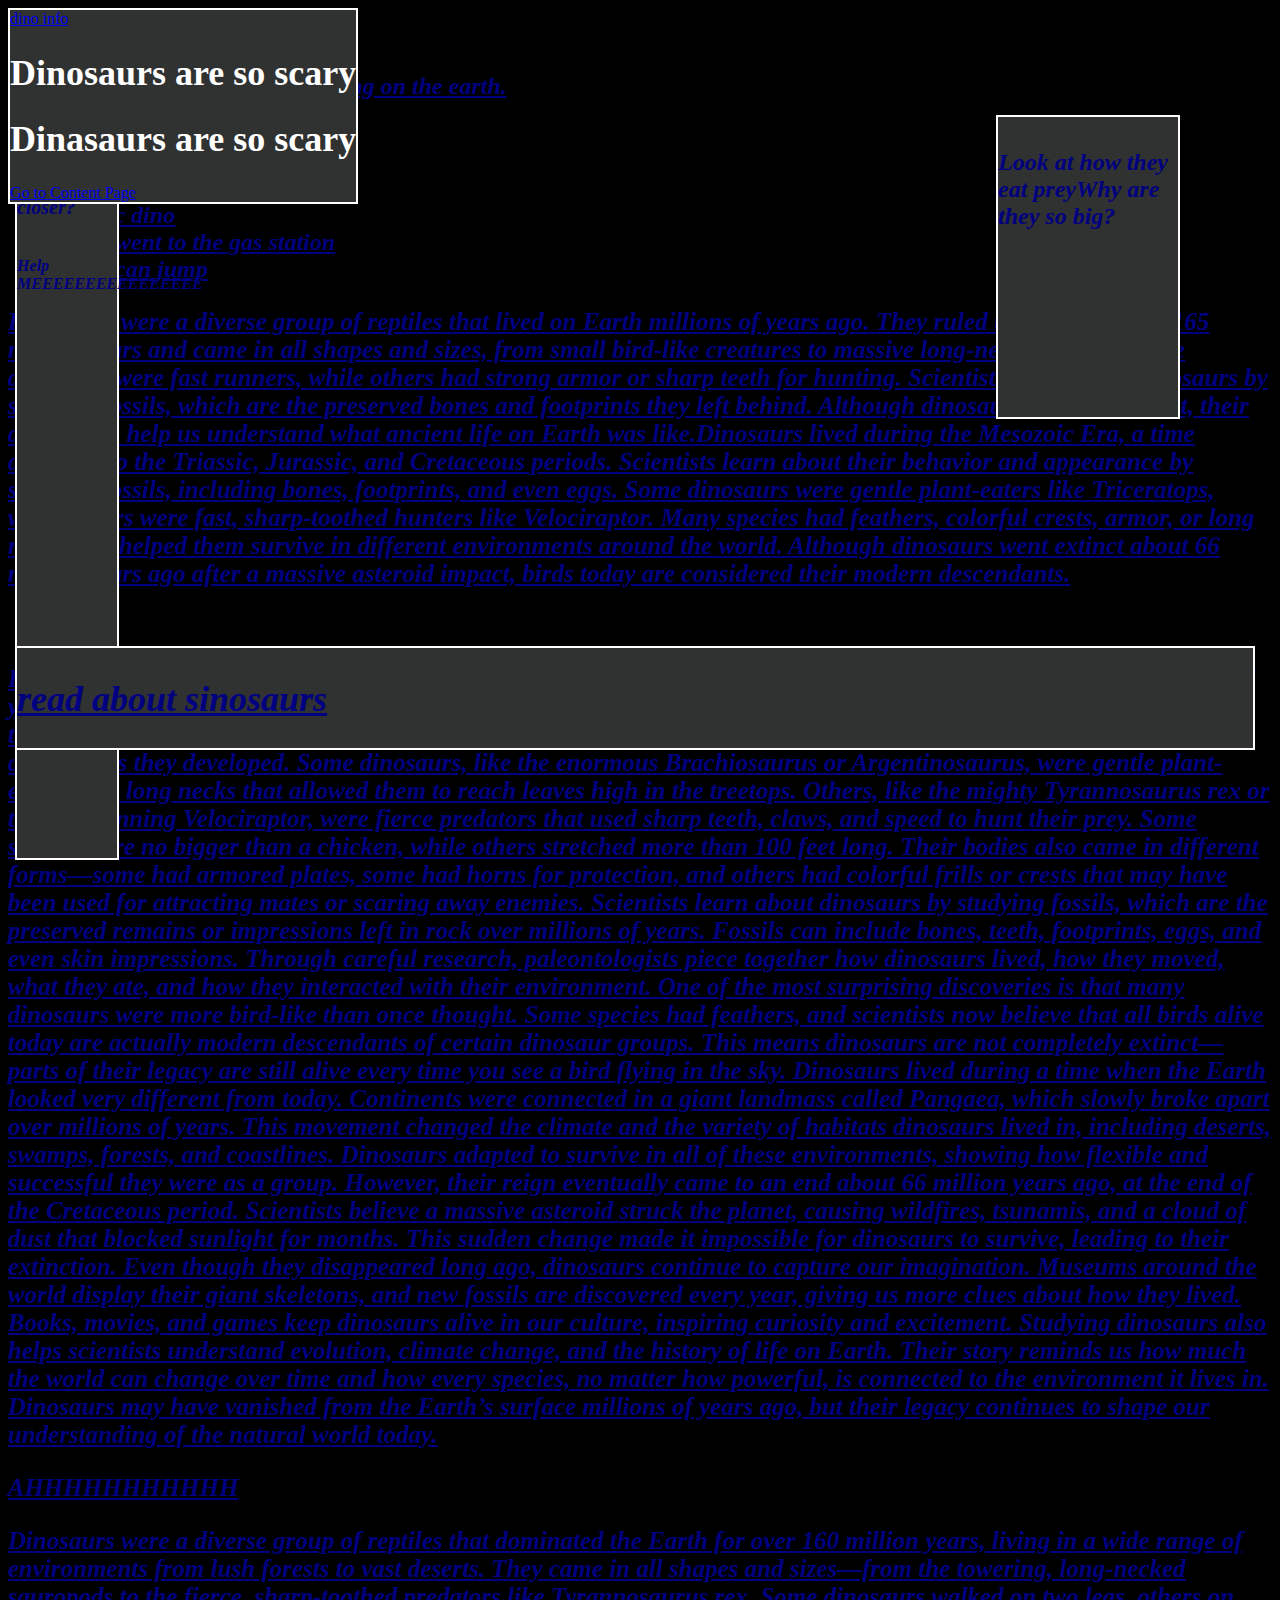
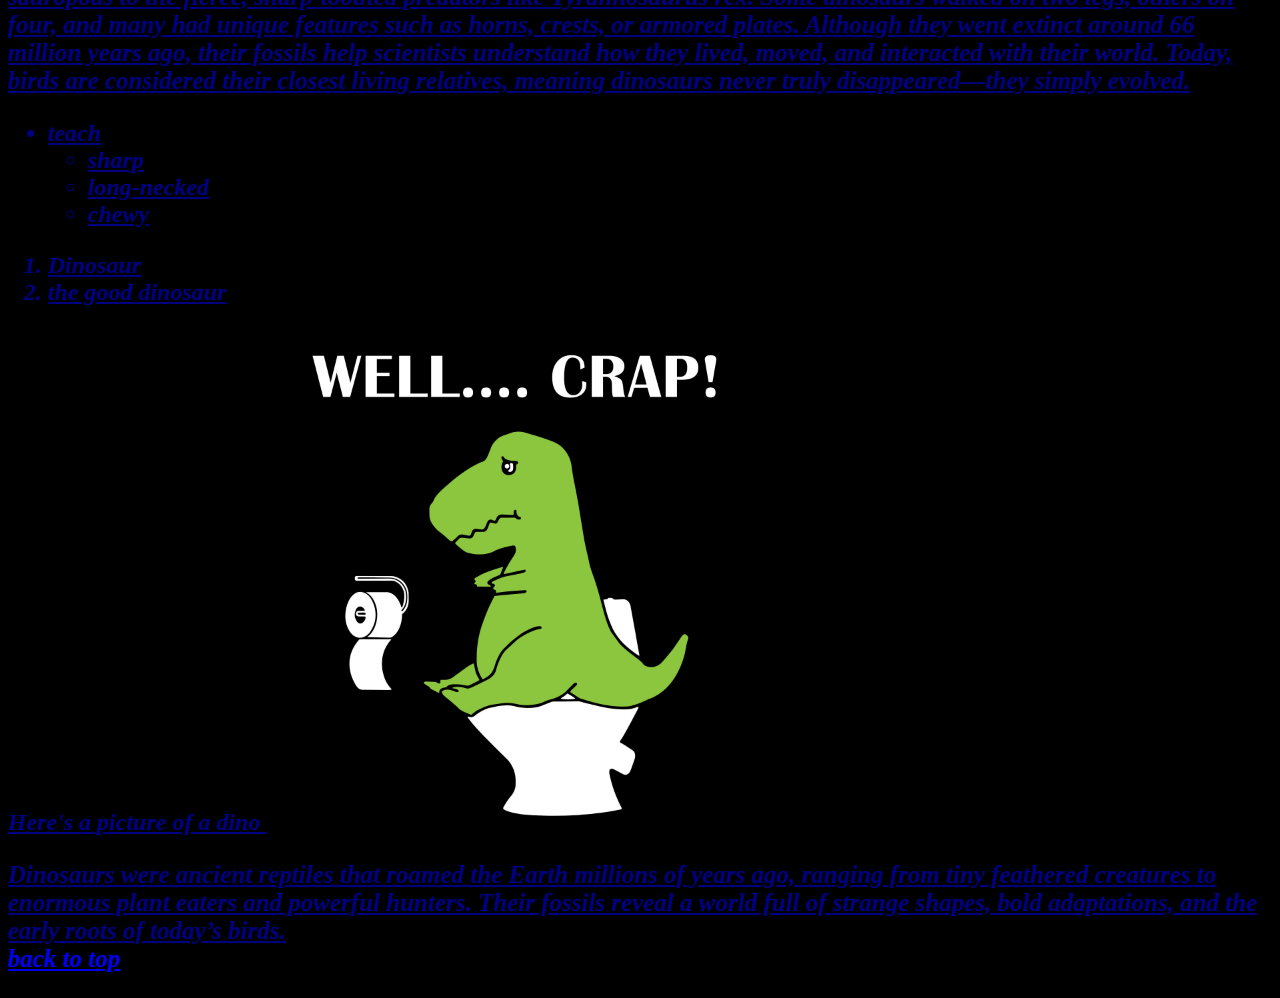
<file: index.html>
<!DOCTYPE html>
<html lang="en">
<head>
    <meta charset="UTF-8">
    <meta name="viewport" content="width=device-width, initial-scale=1.0">
    <title>Stupid DINOSSSS</title>
    <link rel="stylesheet" href="style/style.css">
</head>

<body class ="main">

    <div class="common header">
        <a href="../content.html">dino info</a>

        <h1 id="top">Dinosaurs are so scary</h1>
        <h1>Dinasaurs are so scary</h1>
        <a href="../content.html">Go to Content Page</a>

    </div>

        You won't believe how crazy these dinos are

        <h2 class= "ugly">
        <br>It's a dinosaur. They walk like a king on the earth. 
        <div class="right common">
        <h4>Look at how they eat preyWhy are they so big?</h4>
        </div>
        
    
        <div class="left common">
            <h5>Why is it still getting closer?</h5>
            <h6>Help MEEEEEEEEEEEEEEEE</h6>
        </div>

        <ul>
            <li>teeth</li>
            <li>claws</li>
        </ul>

        <ol>
            <li>jurassic dino</li> 
            <li>DINO went to the gas station</li> 
            <li>DINO can jump</li>
        </ol>

        <p>
            Dinosaurs were a diverse group of reptiles that lived on Earth millions of years ago.
            They ruled the land for over 165 million years and came in all shapes and sizes,
            from small bird-like creatures to massive long-necked giants.
            Some dinosaurs were fast runners, while others had strong armor or sharp teeth for hunting.
            Scientists learn about dinosaurs by studying fossils, which are the preserved bones and footprints
            they left behind. Although dinosaurs are now extinct, their discoveries help us understand what
            ancient life on Earth was like.Dinosaurs lived during the Mesozoic Era, a time divided into the Triassic, Jurassic, and Cretaceous periods. Scientists learn about their behavior and appearance by studying fossils, including bones, footprints, and even eggs. Some dinosaurs were gentle plant-eaters like Triceratops, while others were fast, sharp-toothed hunters like Velociraptor. Many species had feathers, colorful crests, armor, or long necks that helped them survive in different environments around the world. Although dinosaurs went extinct about 66 million years ago after a massive asteroid impact, birds today are considered their modern descendants.
        </p>

<br>
<p>
    Dinosaurs were some of the most fascinating creatures ever to walk the Earth, and their story stretches across millions of years of ancient history. They first appeared during the Triassic period, over 230 million years ago, and quickly became the dominant animals on land. What makes dinosaurs especially interesting is the incredible variety of shapes, sizes, and adaptations they developed. Some dinosaurs, like the enormous Brachiosaurus or Argentinosaurus, were gentle plant-eaters with long necks that allowed them to reach leaves high in the treetops. Others, like the mighty Tyrannosaurus rex or the fast-running Velociraptor, were fierce predators that used sharp teeth, claws, and speed to hunt their prey. Some species were no bigger than a chicken, while others stretched more than 100 feet long. Their bodies also came in different forms—some had armored plates, some had horns for protection, and others had colorful frills or crests that may have been used for attracting mates or scaring away enemies.

Scientists learn about dinosaurs by studying fossils, which are the preserved remains or impressions left in rock over millions of years. Fossils can include bones, teeth, footprints, eggs, and even skin impressions. Through careful research, paleontologists piece together how dinosaurs lived, how they moved, what they ate, and how they interacted with their environment. One of the most surprising discoveries is that many dinosaurs were more bird-like than once thought. Some species had feathers, and scientists now believe that all birds alive today are actually modern descendants of certain dinosaur groups. This means dinosaurs are not completely extinct—parts of their legacy are still alive every time you see a bird flying in the sky.

Dinosaurs lived during a time when the Earth looked very different from today. Continents were connected in a giant landmass called Pangaea, which slowly broke apart over millions of years. This movement changed the climate and the variety of habitats dinosaurs lived in, including deserts, swamps, forests, and coastlines. Dinosaurs adapted to survive in all of these environments, showing how flexible and successful they were as a group. However, their reign eventually came to an end about 66 million years ago, at the end of the Cretaceous period. Scientists believe a massive asteroid struck the planet, causing wildfires, tsunamis, and a cloud of dust that blocked sunlight for months. This sudden change made it impossible for dinosaurs to survive, leading to their extinction.

Even though they disappeared long ago, dinosaurs continue to capture our imagination. Museums around the world display their giant skeletons, and new fossils are discovered every year, giving us more clues about how they lived. Books, movies, and games keep dinosaurs alive in our culture, inspiring curiosity and excitement. Studying dinosaurs also helps scientists understand evolution, climate change, and the history of life on Earth. Their story reminds us how much the world can change over time and how every species, no matter how powerful, is connected to the environment it lives in. Dinosaurs may have vanished from the Earth’s surface millions of years ago, but their legacy continues to shape our understanding of the natural world today.
</p>



        <p>AHHHHHHHHHHH</p>

<p id="pinkparagraph">Dinosaurs were a diverse group of reptiles that dominated the Earth for over 160 million years, living in a wide range of environments from lush forests to vast deserts. They came in all shapes and sizes—from the towering, long-necked sauropods to the fierce, sharp-toothed predators like Tyrannosaurus rex. Some dinosaurs walked on two legs, others on four, and many had unique features such as horns, crests, or armored plates. Although they went extinct around 66 million years ago, their fossils help scientists understand how they lived, moved, and interacted with their world. Today, birds are considered their closest living relatives, meaning dinosaurs never truly disappeared—they simply evolved.</p>
<ul>
    <li>teach
        <ul>
            <li class="pretty">sharp
                <li class="pretty">long-necked
                   <li>chewy</li>  
        </ul>
    </li>
</ul>
<ol>
    <li>Dinosaur</li>
    <li>the good dinosaur</li>
</ol>
Here's a picture of a dino
<img src="style/il_fullxfull.2436061944_cekt.webp" class="small-img" alt="My Image">




<div class="footer">
<h2>read about sinosaurs</h2>
</div>

<p>Dinosaurs were ancient reptiles that roamed the Earth millions of years ago, ranging from tiny feathered creatures to enormous plant eaters and powerful hunters. Their fossils reveal a world full of strange shapes, bold adaptations, and the early roots of today’s birds.
<br>

        <a href="#top">back to top</a>
    </div>

</body>
</html>
</file>
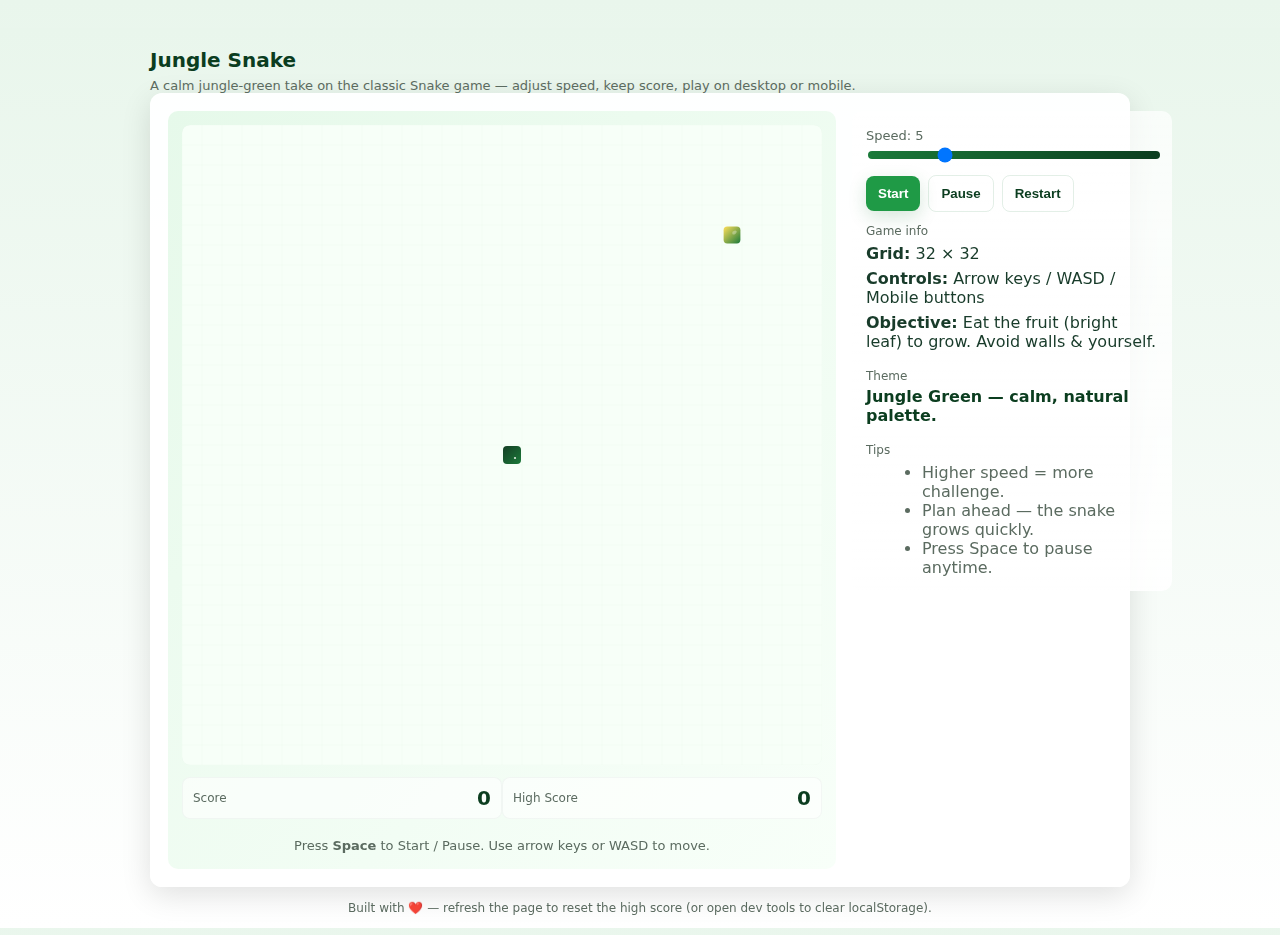
<file: IS/Snake game/index.html>
<!doctype html>
<html lang="en">
<head>
<meta charset="utf-8" />
<meta name="viewport" content="width=device-width,initial-scale=1" />
<title>Jungle Snake — Classic Snake Game</title>
<style>
  :root{
    --jungle-dark:#0b3d1f;
    --jungle-green:#1b7a3a;
    --jungle-soft:#dff6e6;
    --leaf:#1f9a46;
    --accent:#183b2a;
    --panel-bg: rgba(255,255,255,0.95);
    --glass: rgba(255,255,255,0.6);
    --muted:#5b6b60;
    --shadow: 0 8px 30px rgba(0,0,0,0.12);
  }

  html,body{
    height:100%;
    margin:0;
    font-family: Inter, system-ui, -apple-system, "Segoe UI", Roboto, "Helvetica Neue", Arial;
    background: linear-gradient(180deg, #e9f6ec 0%, #ffffff 100%);
    color: var(--accent);
    -webkit-font-smoothing:antialiased;
    -moz-osx-font-smoothing:grayscale;
  }

  .container{
    max-width:980px;
    margin:28px auto;
    padding:20px;
  }

  .card{
    background:var(--panel-bg);
    border-radius:12px;
    box-shadow:var(--shadow);
    padding:18px;
    display:grid;
    grid-template-columns: 1fr 320px;
    gap:16px;
    align-items:start;
  }

  header h1{
    margin:0 0 6px 0;
    color:var(--jungle-dark);
    font-size:20px;
  }
  header p{
    margin:0;
    color:var(--muted);
    font-size:13px;
  }

  /* canvas area */
  .play-area{
    background: linear-gradient(135deg, #e6f9ea 0%, #f8fff9 100%);
    padding:14px;
    border-radius:10px;
    display:flex;
    flex-direction:column;
    align-items:center;
    gap:12px;
  }

  canvas{
    width:100%;
    max-width:640px;
    background:
      linear-gradient(90deg, rgba(27,122,58,0.03) 0%, rgba(27,122,58,0.01) 100%);
    border-radius:8px;
    box-shadow: 0 8px 20px rgba(27,122,58,0.06) inset;
    image-rendering: pixelated;
    cursor:crosshair;
  }

  /* right column: controls & info */
  .controls{
    padding:14px;
    border-radius:10px;
    background:linear-gradient(180deg, rgba(255,255,255,0.7), rgba(255,255,255,0.9));
    display:flex;
    flex-direction:column;
    gap:12px;
    min-width:260px;
  }

  .row{
    display:flex;
    gap:8px;
    align-items:center;
  }

  label{
    font-size:13px;
    color:var(--muted);
  }

  .btn{
    background:var(--leaf);
    color:white;
    border:none;
    padding:10px 12px;
    border-radius:8px;
    cursor:pointer;
    font-weight:600;
    box-shadow:0 6px 18px rgba(27,122,58,0.18);
  }
  .btn.secondary{
    background:transparent;
    color:var(--jungle-dark);
    border:1px solid rgba(27,122,58,0.12);
    box-shadow:none;
  }

  input[type="range"]{
    width:100%;
    -webkit-appearance:none;
    height:8px;
    background: linear-gradient(90deg,var(--jungle-green),var(--jungle-dark));
    border-radius:6px;
    outline:none;
  }

  .scorebox{
    display:flex;
    justify-content:space-between;
    align-items:center;
    padding:8px 10px;
    border-radius:8px;
    background:var(--glass);
    border:1px solid rgba(24,59,42,0.04);
  }
  .score{
    font-size:20px;
    font-weight:700;
    color:var(--jungle-dark);
  }
  .small{
    font-size:12px;
    color:var(--muted);
  }

  .hint{
    font-size:13px;
    color:var(--muted);
    line-height:1.4;
    margin-top:6px;
  }

  /* mobile controls */
  .mobile-controls{
    display:none;
    gap:10px;
    justify-content:center;
    margin-top:6px;
  }
  .m-btn{
    width:54px;height:54px;border-radius:10px;border:none;background:var(--jungle-green);color:white;font-weight:700;
    display:flex;align-items:center;justify-content:center;font-size:18px;
  }

  @media (max-width:860px){
    .card{grid-template-columns:1fr; padding:14px;}
    .controls{min-width:unset}
    .mobile-controls{display:flex;}
    canvas{max-width:520px}
  }

  footer{
    margin-top:14px;
    font-size:12px;
    color:var(--muted);
    text-align:center;
  }
</style>
</head>
<body>
  <div class="container">
    <header>
      <h1>Jungle Snake</h1>
      <p>A calm jungle-green take on the classic Snake game — adjust speed, keep score, play on desktop or mobile.</p>
    </header>

    <main class="card" role="main" aria-labelledby="gameTitle">
      <section class="play-area" aria-label="Game area">
        <canvas id="gameCanvas" width="640" height="640" role="img" aria-label="Snake game canvas"></canvas>

        <div style="width:100%;max-width:640px;display:flex;justify-content:space-between;align-items:center;">
          <div class="scorebox" style="width:48%;">
            <div class="small">Score</div>
            <div id="score" class="score">0</div>
          </div>
          <div class="scorebox" style="width:48%;">
            <div class="small">High Score</div>
            <div id="highScore" class="score">0</div>
          </div>
        </div>

        <div class="hint" id="status">Press <strong>Space</strong> to Start / Pause. Use arrow keys or WASD to move.</div>

        <div class="mobile-controls" aria-hidden="true">
          <button class="m-btn" id="m-up">↑</button>
        </div>
        <div class="mobile-controls" aria-hidden="true" style="flex-direction:row;">
          <button class="m-btn" id="m-left">←</button>
          <div style="width:12px"></div>
          <button class="m-btn" id="m-right">→</button>
        </div>
        <div class="mobile-controls" aria-hidden="true">
          <button class="m-btn" id="m-down">↓</button>
        </div>
      </section>

      <aside class="controls" aria-label="Game controls">
        <div>
          <label for="speedRange">Speed: <span id="speedLabel">5</span></label>
          <input id="speedRange" type="range" min="2" max="14" value="5" />
        </div>

        <div class="row">
          <button id="startBtn" class="btn">Start</button>
          <button id="pauseBtn" class="btn secondary">Pause</button>
          <button id="restartBtn" class="btn secondary">Restart</button>
        </div>

        <div>
          <div class="small" style="margin-bottom:6px">Game info</div>
          <div style="display:flex;flex-direction:column;gap:6px;">
            <div><strong>Grid:</strong> 32 × 32</div>
            <div><strong>Controls:</strong> Arrow keys / WASD / Mobile buttons</div>
            <div><strong>Objective:</strong> Eat the fruit (bright leaf) to grow. Avoid walls & yourself.</div>
          </div>
        </div>

        <div style="margin-top:6px;">
          <div class="small">Theme</div>
          <div style="font-weight:600;color:var(--jungle-dark);margin-top:4px">Jungle Green — calm, natural palette.</div>
        </div>

        <div style="margin-top:6px;">
          <div class="small">Tips</div>
          <ul style="margin:6px 0 0 16px;color:var(--muted)">
            <li>Higher speed = more challenge.</li>
            <li>Plan ahead — the snake grows quickly.</li>
            <li>Press Space to pause anytime.</li>
          </ul>
        </div>
      </aside>
    </main>

    <footer>
      Built with ❤️ — refresh the page to reset the high score (or open dev tools to clear localStorage).
    </footer>
  </div>

<script>
/* Jungle Snake
   Single-file game: canvas + logic.
   Features: speed slider, score + high score (localStorage), pause/start/restart, mobile buttons.
*/

/* Canvas & sizing */
const canvas = document.getElementById('gameCanvas');
const ctx = canvas.getContext('2d', { alpha: false });
const DPR = window.devicePixelRatio || 1;

function fitCanvas() {
  // Keep internal resolution crisp and match CSS size while maintaining square.
  const cssWidth = Math.min(640, Math.floor(window.innerWidth * 0.85));
  canvas.style.width = cssWidth + 'px';
  canvas.style.height = cssWidth + 'px';
  canvas.width = cssWidth * DPR;
  canvas.height = cssWidth * DPR;
  ctx.setTransform(DPR, 0, 0, DPR, 0, 0);
}
fitCanvas();
window.addEventListener('resize', () => {
  fitCanvas();
  draw(); // redraw to fit new size
});

/* Game config */
const GRID = 32;             // number of cells per row/col
let CELL = canvas.width / DPR / GRID; // pixel size per cell (calculated)
function updateCellSize(){ CELL = canvas.width / DPR / GRID; }
updateCellSize();

let speed = parseInt(document.getElementById('speedRange').value, 10); // steps per second-ish
const speedLabel = document.getElementById('speedLabel');
speedLabel.textContent = speed;

document.getElementById('speedRange').addEventListener('input', (e) => {
  speed = parseInt(e.target.value, 10);
  speedLabel.textContent = speed;
});

/* Game state */
let snake = [{x:Math.floor(GRID/2), y:Math.floor(GRID/2)}]; // head is snake[0]
let dir = {x:0,y:0}; // current direction
let nextDir = {x:0,y:0}; // queued direction
let food = null;
let score = 0;
let highScore = parseInt(localStorage.getItem('jungleSnakeHigh') || '0', 10) || 0;
document.getElementById('highScore').textContent = highScore;

let running = false;
let lastTime = 0;
let accum = 0;
let stepInterval = 1000 / speed; // ms per move

/* Helpers */
function randomCell(){
  return {
    x: Math.floor(Math.random() * GRID),
    y: Math.floor(Math.random() * GRID)
  };
}

function placeFood(){
  // make sure food does not appear on snake
  let tries = 0;
  do {
    food = randomCell();
    tries++;
    if (tries > 1000) break;
  } while (snake.some(s => s.x === food.x && s.y === food.y));
}

/* Initialize */
placeFood();
updateScoreDisplay();

function updateScoreDisplay(){
  document.getElementById('score').textContent = score;
  document.getElementById('highScore').textContent = highScore;
}

/* Game update */
function step(){
  if (nextDir.x === -dir.x && nextDir.y === -dir.y) {
    // ignore direct reverse input
  } else {
    dir = { ...nextDir };
  }
  if (dir.x === 0 && dir.y === 0) return; // not moving yet

  const newHead = {x: snake[0].x + dir.x, y: snake[0].y + dir.y};

  // collision with walls
  if (newHead.x < 0 || newHead.x >= GRID || newHead.y < 0 || newHead.y >= GRID) {
    gameOver();
    return;
  }

  // collision with self
  if (snake.some(seg => seg.x === newHead.x && seg.y === newHead.y)) {
    gameOver();
    return;
  }

  snake.unshift(newHead);

  // did we eat food?
  if (food && newHead.x === food.x && newHead.y === food.y) {
    score += 10;
    if (score > highScore) {
      highScore = score;
      localStorage.setItem('jungleSnakeHigh', String(highScore));
    }
    placeFood();
    updateScoreDisplay();
  } else {
    // remove tail
    snake.pop();
  }
}

/* Game over */
function gameOver(){
  running = false;
  dir = {x:0,y:0};
  nextDir = {x:0,y:0};
  document.getElementById('status').innerHTML = 'Game Over — Press <strong>Start</strong> to try again.';
  // (snake remains visible as final state)
}

/* Start / Pause / Restart */
function startGame(){
  if (!running){
    if (snake.length === 1 && dir.x === 0 && dir.y === 0) {
      // starting fresh: set an initial movement to the right
      nextDir = {x:1,y:0};
    }
    running = true;
    lastTime = performance.now();
    document.getElementById('status').textContent = 'Playing — use arrows or WASD. Press Space to pause.';
    requestAnimationFrame(loop);
  }
}
function pauseGame(){
  running = false;
  document.getElementById('status').textContent = 'Paused — press Start or Space to resume.';
}
function restartGame(){
  // reset state
  snake = [{x:Math.floor(GRID/2), y:Math.floor(GRID/2)}];
  dir = {x:0,y:0};
  nextDir = {x:0,y:0};
  score = 0;
  placeFood();
  updateScoreDisplay();
  running = false;
  document.getElementById('status').textContent = 'Ready — press Start or Space to begin.';
  draw();
}

/* Main loop using requestAnimationFrame with fixed-step based on speed */
function loop(now){
  if (!running) return;
  const msPerStep = 1000 / speed; // faster speed = more steps per second
  if (!lastTime) lastTime = now;
  const delta = now - lastTime;
  accum += delta;
  lastTime = now;

  // We may need to take multiple steps if accum is large (e.g., when resuming).
  const maxSteps = 4; // avoid huge catch-ups
  let steps = 0;
  while (accum >= msPerStep && steps < maxSteps) {
    updateCellSize();
    step();
    accum -= msPerStep;
    steps++;
  }

  draw();
  if (running) requestAnimationFrame(loop);
}

/* Drawing */
function draw(){
  updateCellSize();
  const size = canvas.width / DPR;
  // clear
  ctx.fillStyle = '#f7fff8';
  ctx.fillRect(0,0,size,size);

  // draw grid subtle
  ctx.save();
  ctx.lineWidth = 0.4;
  ctx.strokeStyle = 'rgba(27,122,58,0.05)';
  for (let g=0; g<=GRID; g++){
    ctx.beginPath();
    ctx.moveTo(g*CELL, 0);
    ctx.lineTo(g*CELL, size);
    ctx.stroke();
    ctx.beginPath();
    ctx.moveTo(0, g*CELL);
    ctx.lineTo(size, g*CELL);
    ctx.stroke();
  }
  ctx.restore();

  // draw food (bright leaf)
  if (food) {
    const fx = food.x * CELL;
    const fy = food.y * CELL;
    drawRoundedRect(ctx, fx+CELL*0.08, fy+CELL*0.08, CELL*0.84, CELL*0.84, CELL*0.18, '#ffdf5a', '#1b7a3a'); // yellow leaf core
    // leaf highlight
    ctx.fillStyle = 'rgba(255,255,255,0.32)';
    ctx.beginPath();
    ctx.ellipse(fx + CELL*0.62, fy + CELL*0.38, CELL*0.12, CELL*0.08, -0.6, 0, Math.PI*2);
    ctx.fill();
  }

  // draw snake with gradient head
  for (let i=snake.length-1; i>=0; i--){
    const seg = snake[i];
    const x = seg.x * CELL;
    const y = seg.y * CELL;
    if (i === 0) {
      // head
      drawRoundedRect(ctx, x+1, y+1, CELL-2, CELL-2, Math.max(4, CELL*0.2), '#153e25', '#1b7a3a');
      // eye
      ctx.fillStyle = '#dcebde';
      const ex = x + (dir.x >= 0 ? CELL*0.65 : CELL*0.35);
      const ey = y + (dir.y >= 0 ? CELL*0.65 : CELL*0.35);
      ctx.beginPath();
      ctx.arc(ex, ey, Math.max(1, CELL*0.055), 0, Math.PI*2);
      ctx.fill();
    } else {
      // body
      const t = i / Math.max(1, snake.length - 1);
      // a subtle color shift along the body
      const col = lerpColor('#1b7a3a', '#0e4b26', 1 - t);
      drawRoundedRect(ctx, x+1, y+1, CELL-2, CELL-2, Math.max(3, CELL*0.15), col, '#0f6d34');
    }
  }
}

/* small helper: rounded rect with gradient fill */
function drawRoundedRect(ctx, x, y, w, h, r, colorA, colorB){
  r = Math.min(r, w/2, h/2);
  ctx.beginPath();
  ctx.moveTo(x+r, y);
  ctx.arcTo(x+w, y, x+w, y+h, r);
  ctx.arcTo(x+w, y+h, x, y+h, r);
  ctx.arcTo(x, y+h, x, y, r);
  ctx.arcTo(x, y, x+w, y, r);
  ctx.closePath();
  const g = ctx.createLinearGradient(x, y, x+w, y+h);
  g.addColorStop(0, colorA || '#1b7a3a');
  g.addColorStop(1, colorB || '#0e4b26');
  ctx.fillStyle = g;
  ctx.fill();
}

/* Color lerp helper (hex) */
function lerpColor(a, b, amount) {
  const ah = parseInt(a.replace('#',''),16),
        bh = parseInt(b.replace('#',''),16);
  const ar = ah>>16, ag = (ah>>8)&0xff, ab = ah&0xff;
  const br = bh>>16, bg = (bh>>8)&0xff, bb = bh&0xff;
  const rr = Math.round(ar + (br-ar)*amount);
  const rg = Math.round(ag + (bg-ag)*amount);
  const rb = Math.round(ab + (bb-ab)*amount);
  return '#' + (rr<<16 | rg<<8 | rb).toString(16).padStart(6,'0');
}

/* Input handling */
const keyMap = {
  ArrowUp:    {x:0,y:-1},
  ArrowDown:  {x:0,y:1},
  ArrowLeft:  {x:-1,y:0},
  ArrowRight: {x:1,y:0},
  w: {x:0,y:-1},
  s: {x:0,y:1},
  a: {x:-1,y:0},
  d: {x:1,y:0},
};

window.addEventListener('keydown', (e) => {
  const k = e.key;
  if (k === ' '){ // space => toggle
    e.preventDefault();
    if (running) pauseGame(); else startGame();
    return;
  }
  if (keyMap[k]) {
    e.preventDefault();
    const nd = keyMap[k];
    // queue direction; will be applied at next step
    // but prevent immediate reverse
    if (nd.x === -dir.x && nd.y === -dir.y) return;
    nextDir = nd;
  }
});

document.getElementById('startBtn').addEventListener('click', startGame);
document.getElementById('pauseBtn').addEventListener('click', pauseGame);
document.getElementById('restartBtn').addEventListener('click', restartGame);

/* Mobile buttons */
['m-up','m-down','m-left','m-right'].forEach(id=>{
  const el = document.getElementById(id);
  if (!el) return;
  el.addEventListener('touchstart', (ev)=>{ ev.preventDefault(); onMobileControl(id); }, {passive:false});
  el.addEventListener('mousedown', ()=> onMobileControl(id));
});
function onMobileControl(id){
  if (id==='m-up') nextDir = {x:0,y:-1};
  if (id==='m-down') nextDir = {x:0,y:1};
  if (id==='m-left') nextDir = {x:-1,y:0};
  if (id==='m-right') nextDir = {x:1,y:0};
  // if not running, start
  if (!running) startGame();
}

/* draw initial frame */
draw();

/* When speed slider changes while running, we should adapt the loop interval.
   We'll set speed variable and requestAnimationFrame will use it automatically.
*/
document.getElementById('speedRange').addEventListener('change', () => {
  // ensure no huge accum issues
  accum = 0;
});

/* simple safety: when the tab is hidden, pause the game to avoid running in bg */
document.addEventListener('visibilitychange', () => {
  if (document.hidden) {
    if (running) {
      pauseGame();
    }
  }
});

/* Expose restart on double-click canvas */
canvas.addEventListener('dblclick', () => {
  restartGame();
});

/* Prevent scrolling on touch drag over canvas */
canvas.addEventListener('touchmove', (e)=>{ e.preventDefault(); }, {passive:false});

/* small beep on eating food (optional): create a tiny oscillator */
function beep(){
  try{
    const ctxAudio = new (window.AudioContext || window.webkitAudioContext)();
    const o = ctxAudio.createOscillator();
    const g = ctxAudio.createGain();
    o.connect(g); g.connect(ctxAudio.destination);
    o.type = 'sine';
    o.frequency.value = 880;
    g.gain.setValueAtTime(0.0001, ctxAudio.currentTime);
    g.gain.exponentialRampToValueAtTime(0.02, ctxAudio.currentTime + 0.01);
    o.start();
    g.gain.exponentialRampToValueAtTime(0.0001, ctxAudio.currentTime + 0.12);
    o.stop(ctxAudio.currentTime + 0.13);
  }catch(e){ /* audio may be blocked in some browsers */ }
}

/* Hook into step's food detection to play beep (monkey patch) */
(function attachFoodSound(){
  const origStep = step;
  step = function(){
    const headBefore = { ...snake[0] };
    const prevFood = food ? {x:food.x,y:food.y} : null;
    origStep();
    // if food changed (we ate it), beep
    if (prevFood && (!food || prevFood.x !== food.x || prevFood.y !== food.y)) {
      beep();
    }
  };
})();

</script>
</body>
</html>
</file>
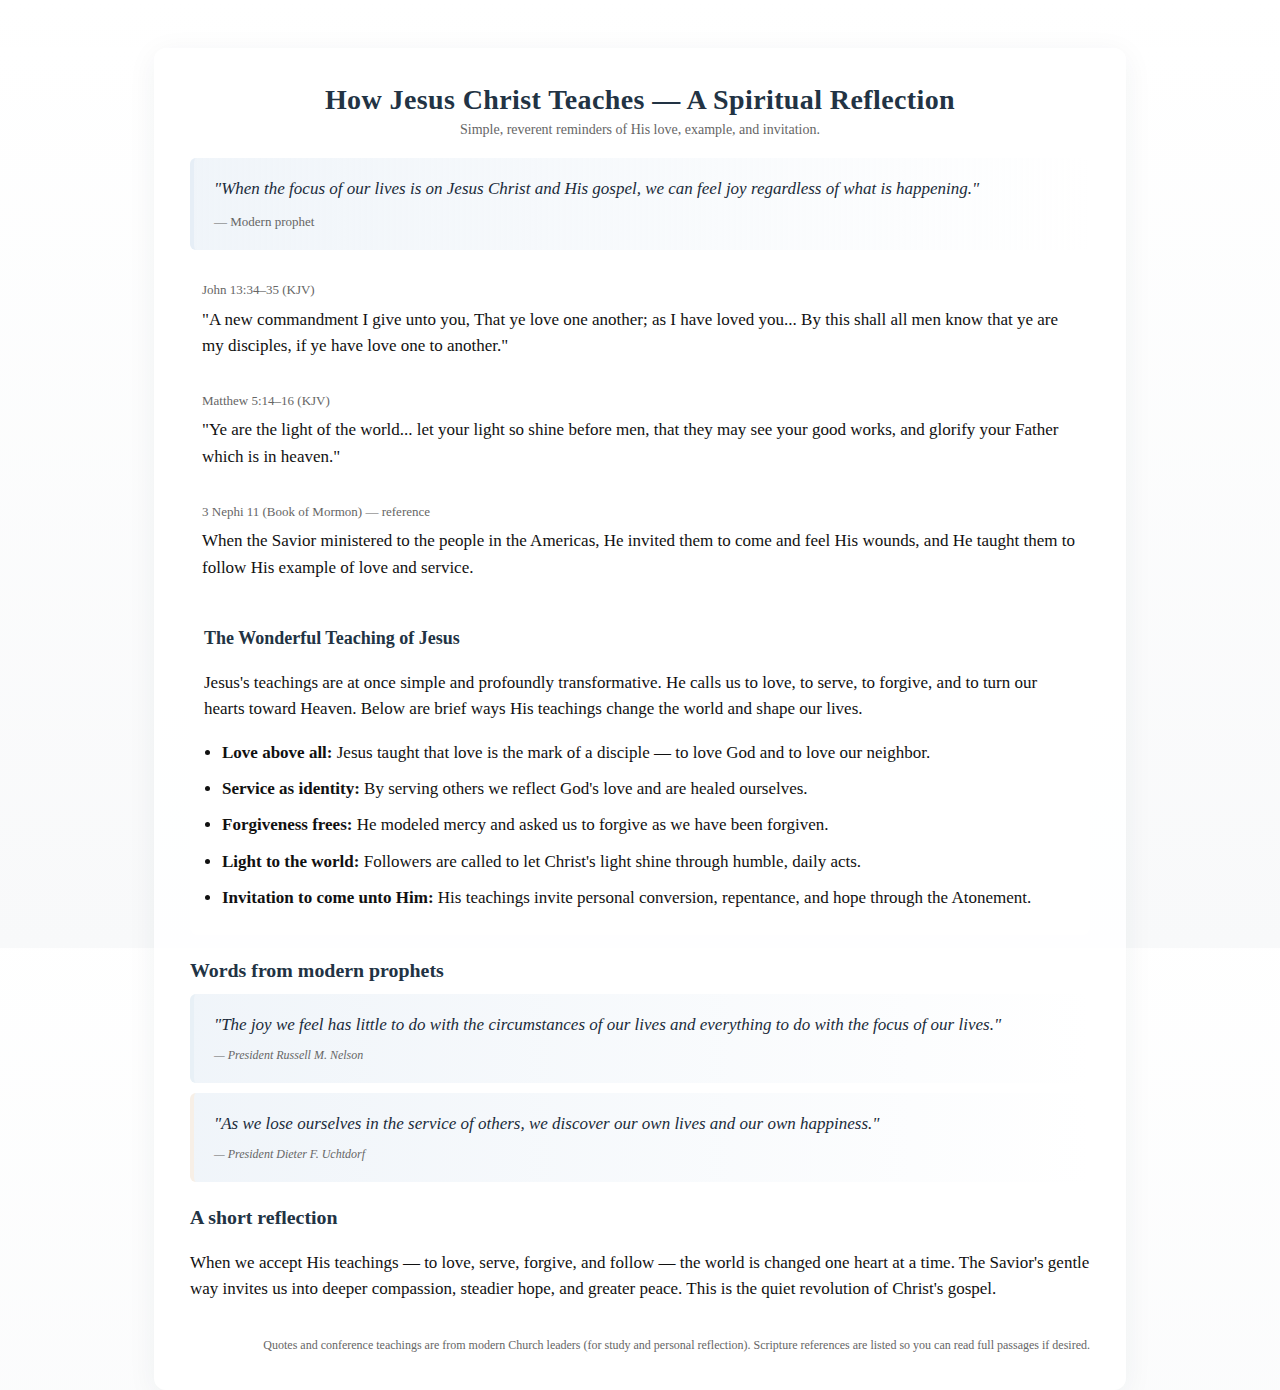
<file: howtogudide.html>
<!doctype html>
<html lang="en">
<head>
<meta charset="utf-8" />
<meta name="viewport" content="width=device-width,initial-scale=1" />
<title>How Jesus Christ Teaches — A Spiritual Reflection</title>
<style>
  /* Minimal, calm, mostly-white design */
  :root{
    --accent:#223344;
    --muted:#666;
    --soft:#f8f9fa;
    --maxwidth:900px;
  }
  html,body{
    height:100%;
    margin:0;
    font-family: "Georgia", "Palatino Linotype", serif;
    background: linear-gradient(180deg, #ffffff 0%, var(--soft) 100%);
    color: #111;
    -webkit-font-smoothing:antialiased;
    -moz-osx-font-smoothing:grayscale;
  }
  .wrap{
    max-width:var(--maxwidth);
    margin:48px auto;
    padding:36px;
    background: rgba(255,255,255,0.85);
    border-radius:12px;
    box-shadow: 0 6px 30px rgba(34,51,68,0.06);
  }
  header{
    text-align:center;
    margin-bottom:20px;
  }
  h1{
    margin:0;
    font-size:28px;
    letter-spacing:0.4px;
    color:var(--accent);
  }
  .subtitle{
    margin-top:6px;
    font-size:14px;
    color:var(--muted);
  }

  .content{
    display:grid;
    grid-template-columns: 1fr;
    gap:20px;
    margin-top:18px;
    line-height:1.55;
    font-size:17px;
  }

  blockquote{
    margin:0;
    padding:18px 20px;
    border-left:4px solid #e6eef6;
    background: linear-gradient(90deg, rgba(230,238,246,0.6), rgba(255,255,255,0));
    color:#1a2b3a;
    border-radius:6px;
    font-style:italic;
  }

  .scriptures{
    display:flex;
    flex-direction:column;
    gap:12px;
  }

  .scripture{
    background:transparent;
    padding:10px 12px;
    border-radius:8px;
  }

  .scripture .ref{
    color:var(--muted);
    font-size:13px;
    margin-bottom:6px;
  }

  .teachings{
    padding:14px;
    background:#fff;
    border-radius:8px;
  }

  ul.wonder{
    margin:8px 0 0 18px;
    padding:0;
  }

  ul.wonder li{
    margin:10px 0;
  }

  footer{
    margin-top:18px;
    font-size:13px;
    color:var(--muted);
    text-align:right;
  }

  /* small print citations */
  .sources{
    font-size:12px;
    color:var(--muted);
    margin-top:10px;
    line-height:1.4;
  }

  @media (max-width:640px){
    .wrap{margin:18px; padding:20px;}
    h1{font-size:22px;}
    .content{font-size:16px;}
  }
</style>
</head>
<body>
  <div class="wrap" role="main" aria-labelledby="pagetitle">
    <header>
      <h1 id="pagetitle">How Jesus Christ Teaches — A Spiritual Reflection</h1>
      <div class="subtitle">Simple, reverent reminders of His love, example, and invitation.</div>
    </header>

    <section class="content">
      <!-- Lead quote -->
      <div>
        <blockquote>
          "When the focus of our lives is on Jesus Christ and His gospel, we can feel joy regardless of what is happening."  
          <div style="margin-top:10px;font-style:normal;font-size:13px;color:var(--muted)">— Modern prophet</div>
        </blockquote>
      </div>

      <!-- Scriptures -->
      <div class="scriptures" aria-label="Scriptures">
        <div class="scripture" id="john">
          <div class="ref">John 13:34–35 (KJV)</div>
          <div>"A new commandment I give unto you, That ye love one another; as I have loved you... By this shall all men know that ye are my disciples, if ye have love one to another."</div>
        </div>

        <div class="scripture" id="matthew">
          <div class="ref">Matthew 5:14–16 (KJV)</div>
          <div>"Ye are the light of the world... let your light so shine before men, that they may see your good works, and glorify your Father which is in heaven."</div>
        </div>

        <div class="scripture" id="3nephi">
          <div class="ref">3 Nephi 11 (Book of Mormon) — reference</div>
          <div>When the Savior ministered to the people in the Americas, He invited them to come and feel His wounds, and He taught them to follow His example of love and service.</div>
        </div>
      </div>

      <!-- Teachings -->
      <div class="teachings" aria-labelledby="teachings-title">
        <h2 id="teachings-title" style="margin:0 0 8px 0;font-size:18px;color:var(--accent)">The Wonderful Teaching of Jesus</h2>
        <p>
          Jesus's teachings are at once simple and profoundly transformative. He calls us to love, to serve, to forgive, and to turn our hearts toward Heaven. Below are brief ways His teachings change the world and shape our lives.
        </p>

        <ul class="wonder" aria-label="List of teachings">
          <li><strong>Love above all:</strong> Jesus taught that love is the mark of a disciple — to love God and to love our neighbor.</li>
          <li><strong>Service as identity:</strong> By serving others we reflect God's love and are healed ourselves.</li>
          <li><strong>Forgiveness frees:</strong> He modeled mercy and asked us to forgive as we have been forgiven.</li>
          <li><strong>Light to the world:</strong> Followers are called to let Christ's light shine through humble, daily acts.</li>
          <li><strong>Invitation to come unto Him:</strong> His teachings invite personal conversion, repentance, and hope through the Atonement.</li>
        </ul>
      </div>

      <!-- Modern prophet quotes -->
      <div>
        <h3 style="margin:0 0 8px 0;color:var(--accent)">Words from modern prophets</h3>

        <div style="margin-bottom:10px;">
          <blockquote style="border-left-color:#e8f0f6">
            "The joy we feel has little to do with the circumstances of our lives and everything to do with the focus of our lives."
            <div style="font-size:12px;color:var(--muted);margin-top:8px;">— President Russell M. Nelson</div>
          </blockquote>
        </div>

        <div>
          <blockquote style="border-left-color:#f7efe6">
            "As we lose ourselves in the service of others, we discover our own lives and our own happiness."
            <div style="font-size:12px;color:var(--muted);margin-top:8px;">— President Dieter F. Uchtdorf</div>
          </blockquote>
        </div>

      </div>

      <!-- Short reflection -->
      <div>
        <h3 style="margin:0 0 8px 0;color:var(--accent)">A short reflection</h3>
        <p>
          When we accept His teachings — to love, serve, forgive, and follow — the world is changed one heart at a time.
          The Savior's gentle way invites us into deeper compassion, steadier hope, and greater peace. This is the quiet revolution of Christ's gospel.
        </p>
      </div>

    </section>

    <footer>
      <div class="sources">
        Quotes and conference teachings are from modern Church leaders (for study and personal reflection). Scripture references are listed so you can read full passages if desired.
      </div>
    </footer>
  </div>
</body>
</html>
</file>
<file: style/style.css>
body {
    background-color: black;
    color: yellow;
}

/* Heading 1 */
h1 {
    font-size: 36px;
    color: white;
    text-align: center;
}

/* Heading 2 */
h2 {
    color: navy;
    text-decoration: underline;
    font-style: italic;
    font-weight: bold;
}

/* This is a p tag */
p {
    font-size: 25px;
}
.header{
    z-index: 999;
}
/* Common class */
.common {
    background-color: rgb(48, 49, 49);
    border: 2px solid white;
    position: absolute;
}

/* Left class (I think you meant .left, not 'left') */
.left {
    top: 115px;
    left: 15px;
    width: 100px;
    bottom: 40px;
    position: absolute; /* You need this for top/left to work */
}

.main{
    top:115px;
    left:130px;
    right:140px;
    bottom:40px;
}
.right{
    top:115px;
    right:100px;
    width:180px;
    height:300px;
}
.footer{
    bottom: 150px;
    height:100px;
    left:15px;
    right:25px;
    position: fixed;
    background-color: rgb(48, 49, 49);
    border: 2px solid white;

    
}
.small-img {
    width: 500px;
    height: 500px;
}
</file>
